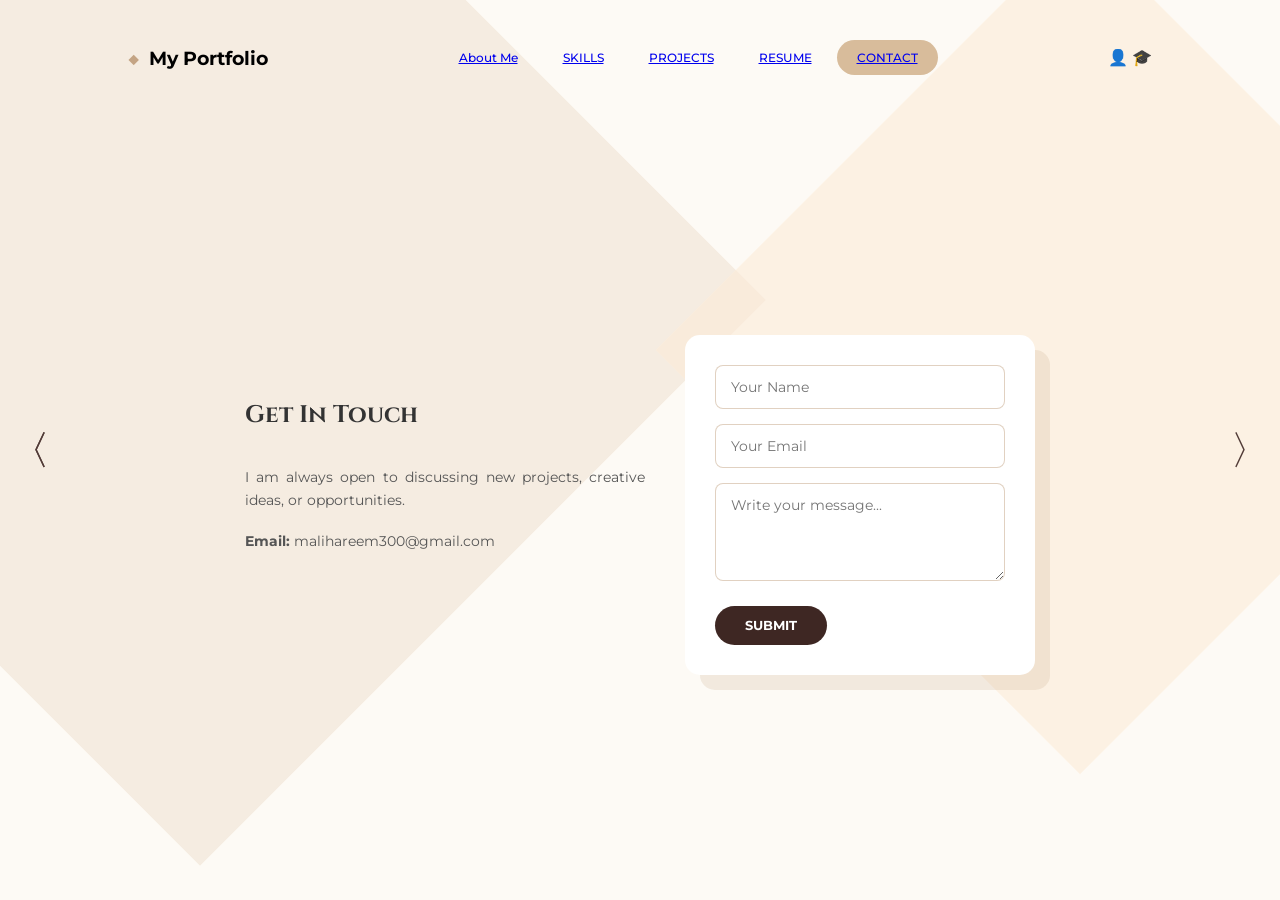
<file: contact.html>
<!DOCTYPE html>
<html lang="en">
<head>
    <meta charset="UTF-8">

    <meta name="viewport" content="width=device-width, initial-scale=1.0">
    <link href="https://fonts.googleapis.com/css2?family=Cinzel:wght@700&family=Montserrat:wght@400;700&display=swap" rel="stylesheet">
    <link rel="stylesheet" href="style.css">
    <title>Contact Me</title>
</head>
<body class="color-bg"> <div class="bg-shape-1"></div>
    <div class="bg-shape-2"></div>

    <a href="resume.html" class="jump-arrow left-arrow">〈</a>
        <a href="index.html" class="jump-arrow right-arrow">〉</a>

    <nav>
        <div class="logo"><span class="diamond-icon">◆</span> My Portfolio</div>
        <ul class="nav-links">
            <li><a href="index.html">About Me</a></li>
            <li><a href="skills.html">SKILLS</a></li>
            <li><a href="projects.html">PROJECTS</a></li>
            <li><a href="resume.html">RESUME</a></li>
            <li class="active"><a href="contact.html">CONTACT</a></li>
        </ul>
        <div class="nav-icons">
            <span class="user">👤</span>
            <span class="university">🎓</span>
        
          
        </div>
    </nav>

    <a href="projects.html" class="jump-arrow left-arrow">〈</a>

   <main class="hero-container contact-layout-fix">
    <section class="content">
        <h1>Get In Touch</h1>
        <p>I am always open to discussing new projects, creative ideas, or opportunities.</p>
        
        <div class="contact-details">
            <p><strong>Email:</strong> malihareem300@gmail.com</p>
        </div>
    </section>

    <section class="image-area">
         <form action="https://formspree.io/f/mwvrplkw" method="POST" class="contact-form">
            
            <input type="text" name="name" placeholder="Your Name" required>
            <input type="email" name="email" placeholder="Your Email" required>
            <textarea name="message" placeholder="Write your message..." rows="4" required></textarea>
            
            <button type="submit" class="btn-dark">SUBMIT</button>
         </form>
    </section>
</main>

</body>
</html>
</file>
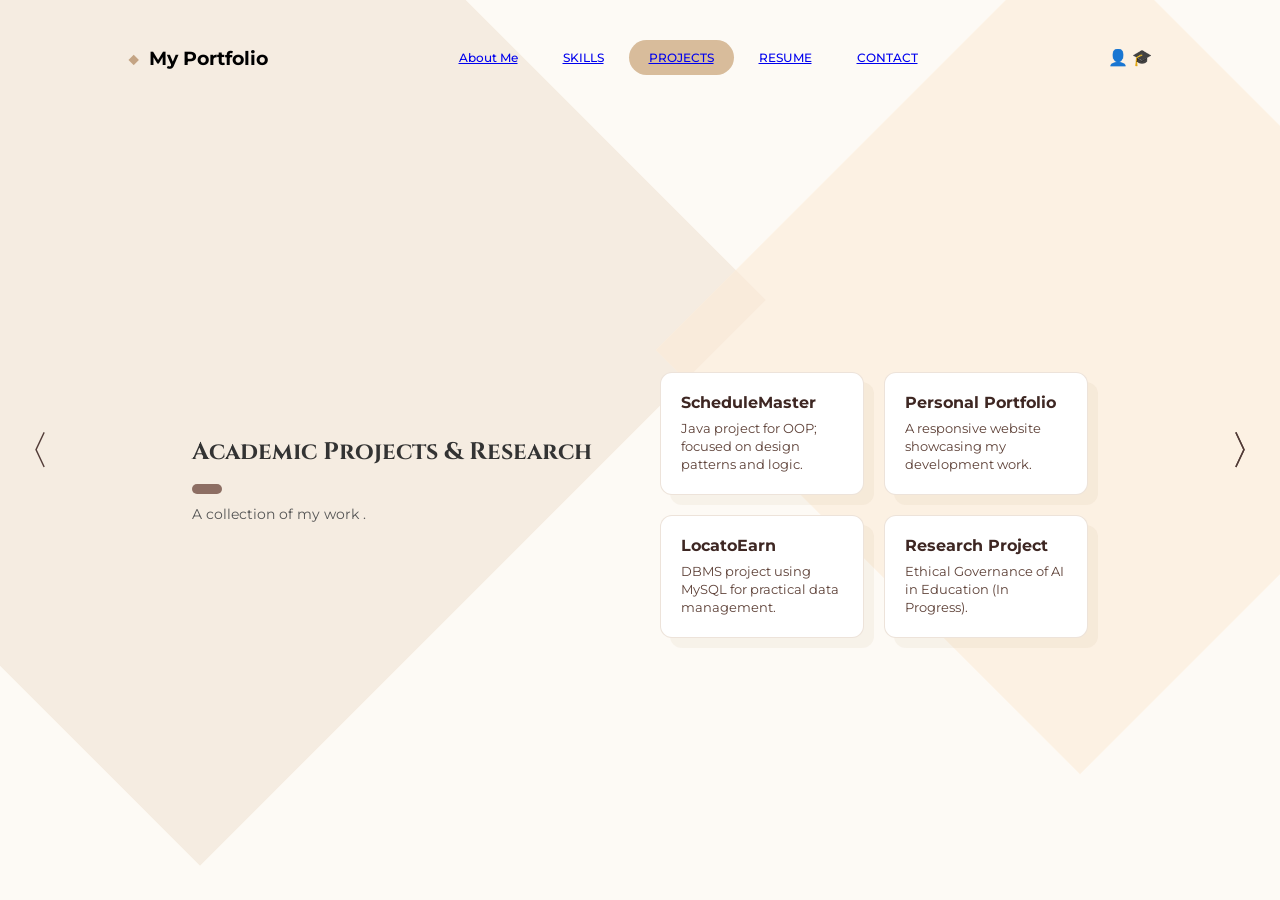
<file: projects.html>
<!DOCTYPE html>
<html lang="en">
<head>
    <meta charset="UTF-8">
    <meta name="viewport" content="width=device-width, initial-scale=1.0">
  
    <link href="https://fonts.googleapis.com/css2?family=Cinzel:wght@700&family=Montserrat:wght@400;700&display=swap" rel="stylesheet">
    <link rel="stylesheet" href="style.css">
    <title>Projects - Portfolio</title>
</head>
<body class="color-bg"> <div class="bg-shape-1"></div>
    <div class="bg-shape-2"></div>
    
    <a href="skills.html" class="jump-arrow left-arrow">〈</a>
     <a href="resume.html" class="jump-arrow right-arrow">〉</a>
     
    <nav>
        <div class="logo"><span class="diamond-icon">◆</span> My Portfolio</div>
        <ul class="nav-links">
            <li><a href="index.html">About Me</a></li>
            <li><a href="skills.html">SKILLS</a></li>
            <li class="active"><a href="projects.html">PROJECTS</a></li>
            <li><a href="resume.html">RESUME</a></li>
            <li><a href="contact.html">CONTACT</a></li>
        </ul>
        <div class="nav-icons">
            <span class="user">👤</span>
            <span class="university">🎓</span>
        
          
        </div>
    </nav>


    <section class="full-page">
        <div class="hero-container projects-layout">
            <div class="content">
                <div class="skill-pill"></div>
                <h1>Academic Projects & Research</h1>
                <p>A collection of my work .</p>
            </div>

            <div class="image-area">
                <div class="projects-display">
                    <div class="project-box">
                        <h3>ScheduleMaster</h3>
                        <p>Java project for OOP; focused on design patterns and logic.</p>
                    </div>
                    <div class="project-box">
                        <h3>Personal Portfolio</h3>
                        <p>A responsive website showcasing my development work.</p>
                    </div>
                    <div class="project-box">
                        <h3>LocatoEarn</h3>
                        <p>DBMS project using MySQL for practical data management.</p>
                    </div>
                    <div class="project-box">
                        <h3>Research Project</h3>
                        <p>Ethical Governance of AI in Education (In Progress).</p>
                    </div>
                </div>
            </div>
        </div>
    </section>

    <a href="resume.html" class="jump-arrow right-arrow">〉</a>
</body>
</html>
</file>
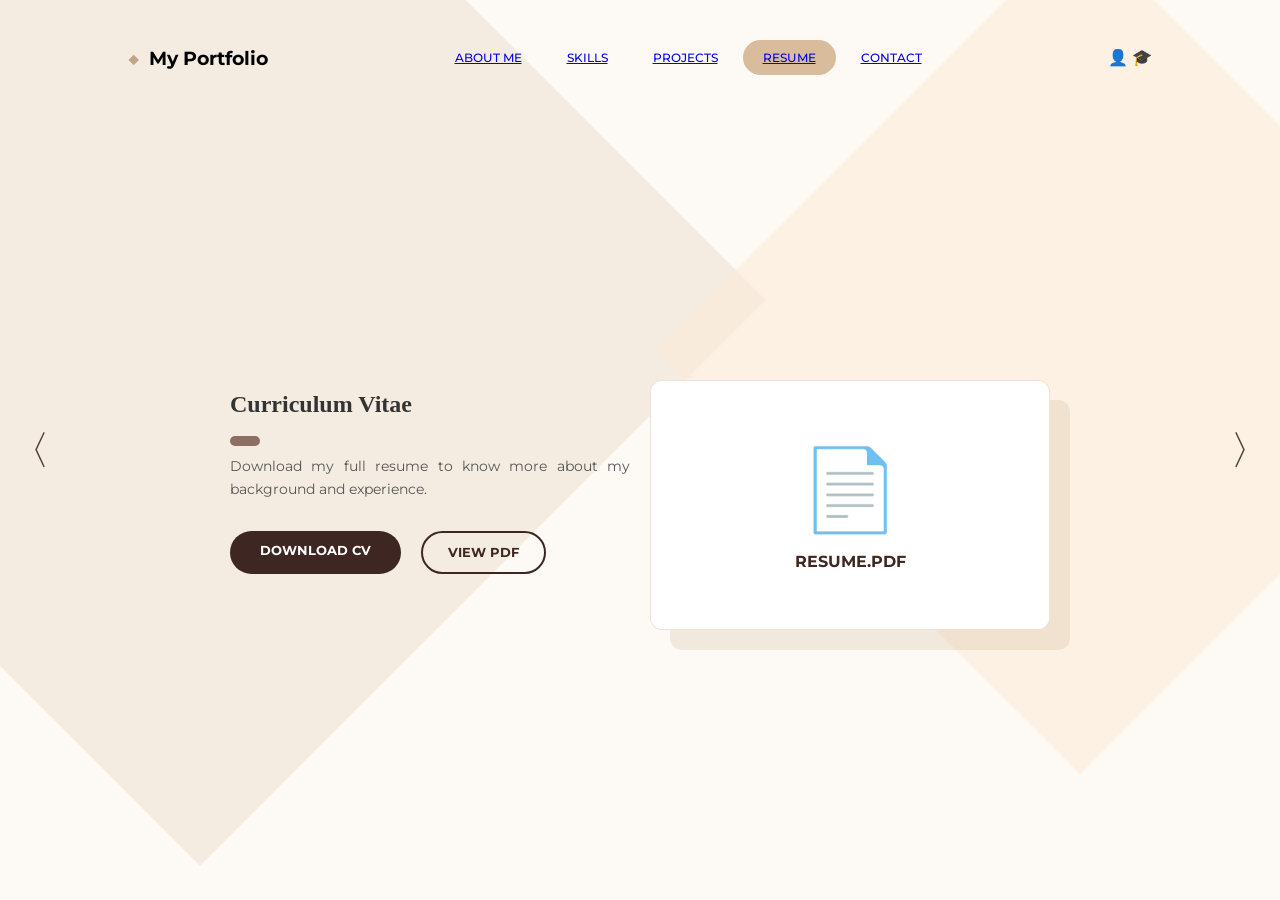
<file: resume.html>
<!DOCTYPE html>
<html lang="en">
<head>
    <meta charset="UTF-8">
    <meta name="viewport" content="width=device-width, initial-scale=1.0">
    <title>My Resume</title>
    <link rel="stylesheet" href="style.css">

    <link href="https://fonts.googleapis.com/css2?family=Montserrat:wght@300;500;700&display=swap" rel="stylesheet">
</head>

   
<body class="color-bg"> <div class="bg-shape-1"></div>
    <div class="bg-shape-2"></div>
    

    <a href="projects.html" class="jump-arrow left-arrow">〈</a>
     <a href="contact.html" class="jump-arrow right-arrow">〉</a>

    <nav>
        <div class="logo"><span class="diamond-icon">◆</span> My Portfolio</div>
        <ul class="nav-links">
            <li><a href="index.html">ABOUT ME</a></li>
            <li><a href="skills.html">SKILLS</a></li>
            <li><a href="projects.html">PROJECTS</a></li>
            <li class="active"><a href="resume.html">RESUME</a></li>
            <li><a href="contact.html">CONTACT</a></li>
        </ul>
        <div class="nav-icons">
            <span class="user">👤</span>
            <span class="university">🎓</span>
        
          
        </div>
    </nav>


    <main class="hero-container resume-page-fix">
        <section class="content">
            <div class="skill-pill"></div>
            <h1>Curriculum Vitae</h1> <p>Download my full resume to know more about my background and experience.</p>
            
            <div class="cta-buttons">
                <a href="resume.pdf" class="btn-dark" download>DOWNLOAD CV</a>
                <a href="resume.pdf" target="_blank" class="btn-outline">VIEW PDF</a>
            </div>
        </section>

        <section class="image-area">
            <div class="resume-preview-box">
                <span style="font-size: 5rem;">📄</span>
                <p style="margin-top:15px; font-weight:bold; color:#3e2723;">RESUME.PDF</p>
            </div>
        </section>
    </main>

</body>
</html>
</file>
<file: style.css>
* {
    margin: 0;
    padding: 0;
    box-sizing: border-box;
    font-family: 'Montserrat', sans-serif;
}

body {
    background-color: #fdfaf7; 
    overflow-x: hidden;
    height: 100vh;
    width : 100vw;
    overflow: hidden;
    font-family: 'Montserrat', sans-serif;
}


.bg-shape-1 {
    position: absolute;
    width: 800px;
    height: 800px;
    background-color: #f5ece1;
    transform: rotate(45deg);
    top: -100px;
    left: -200px;
    z-index: -2;
}

.bg-shape-2 {
    position: absolute;
    width: 600px;
    height: 600px;
    background-color: #fcebd7;
    transform: rotate(45deg);
    top: 50px;
    right: -100px;
    z-index: -1;
    opacity: 0.6;
}


nav {
    display: flex;
    justify-content: space-between;
    align-items: center;
    padding: 40px 10%;
}

.logo {
    font-weight: 700;
    font-size: 1.2rem;
    display: flex;
    align-items: center;
    gap: 10px;
}

.diamond-icon { color: #c4a484; }

.nav-links {
    display: flex;
    list-style: none;
    gap: 5px;
}

.nav-links li {
    padding: 10px 20px;
    font-size: 0.75rem;
    font-weight: 500;
    cursor: pointer;
}

.nav-links li.active {
    background-color: #d8bc9b;
    border-radius: 25px;
    color: #4a3728;
}

/* --- Hero Layout --- */
.hero-container {
    display: flex;
    align-items: center;
    justify-content: center;
    gap: 20px;
    padding: 0 10%;
    min-height: calc(100vh - 120px);
    position: relative;

}

.content {
    max-width: 450px;
}

.content h1 {
    font-size: 3.4 rem;
    color: #333;
    text-align: left;
    line-height: 1.1;
    margin-top: -55px;
    margin-bottom: 20px;
    font-family: cinzel, serif;

}

.content p {
    text-align: justify;
    color: #555;
    max-width: 500px;
    font-size: 0.9rem;
    margin-top: 18px;
    line-height: 1.6;
}


.btn-group {
    display: flex;
    gap: 20px;
}

button {
    padding: 15px 35px;
    border-radius: 30px;
    border: none;
    font-weight: 700;
    font-size: 0.8rem;
    cursor: pointer;
    transition: 0.3s ease;
}

.btn-dark {
    background-color: #6d5843;
    color: white;
}

.btn-brown {
    background-color: #9c7b5d;
    color: white;
}


.hero-container {
    display: flex;
    align-items: center;
    justify-content: space-between;
    padding: 0 10%;
    height: 80vh; 
    gap: 100px;    
}


.content {
    flex: 1; 
    min-width: 400px; 
    z-index: 10;
}


.image-wrapper img {

    width: 450px;       
    height: 320px;      
    object-fit: cover; 

    margin-top: -80px; 


    border-radius: 4px;

    box-shadow: 20px 20px 60px rgba(0,0,0,0.1);
    
    position: relative;
    z-index: 5;
}


.image-area {
    flex: 1;
    display: flex;
    justify-content: center;
    align-items: center;
    overflow: visible; 
}

.arrow {
    position: absolute;
    top: 50%;
    transform: translateY(-50%);
    font-size: 1.5rem;
    color: #999;
    cursor: pointer;
}

.left-arrow { left: 5%; }
.right-arrow { right: 5%; }

.content {
    max-width: 500px;
    display: flex;
    flex-direction: column; 
    align-items: flex-start;
    text-align: left;
}
.social-group {
    display: flex;
    gap: 15px;
    margin-top: 30px;
    margin-left: 100px;
}

.social-icon {
    width: 40px;
    height: 40px;
    background-color: #6d5843; 
    color: white;
    text-decoration: none;
    border-radius: 50%; 
    display: flex;
    align-items: center;
    justify-content: center;
    font-weight: 700;
    font-size: 0.7rem;
    transition: all 0.3s ease;
    box-shadow: 0 4px 10px rgba(109, 88, 67, 0.2);
}


.social-icon:hover {
    transform: translateY(-5px); 
    background-color: #9c7b5d; 
    box-shadow: 0 8px 15px rgba(109, 88, 67, 0.3);
}

.icon-label {
    letter-spacing: 0;
}


.github:hover { background-color: #333; }
.facebook:hover { background-color: #1877f2; }
.email:hover { background-color: #ea4335; }
.instagram:hover { background-color: #e4405f; }



.section-content {
    text-align: center;
    max-width: 800px;
}

.section-content h1 {
    font-family: 'Cinzel', serif;
    font-size: 3rem;
    margin-bottom: 40px;
    color: #4a3728;
}


.absolute-center-container {
    position: absolute;
    top: 50%;
    left: 50%;
    transform: translate(-50%, -50%); 
    width: 90%;
    max-width: 1000px;
    display: flex;
    flex-direction: column;
    align-items: center;
    text-align: center;
}


.skills-master-wrapper {
    position: absolute;
    top: 50%;
    left: 50%;
    transform: translate(-50%, -50%); 
    width: 90%;
    max-width: 1000px;
    display: flex;
    flex-direction: column;
    align-items: center; 
}

.skills-main-title {
    font-size: 2.5rem;
    margin-bottom: 40px;
    color: #3e2723;
    text-align: center;
}

.skills-split-layout {
    display: flex;
    justify-content: center;
    align-items: flex-start;
    gap: 60px;
    width: 100%;
}

.left-box {
    margin-left: 100px;  
    text-align: right;   
    display: flex;
    flex-direction: column;
    align-items: flex-end; 
}
.skills-side-box {
    flex: 1;
    display: flex;
    flex-direction: column;
    align-items: flex-start; 
    gap: 40%;
}

.skills-vertical-line {
    width: 1px;
    height: 250px;

    background-color: rgba(62, 39, 35, 0.2);
    margin-right: 100px; 
    align-self: center; 
}


.clean-skill-list {
    list-style: none;
    padding: 0;
    margin-top: 15px;
}

.clean-skill-list li {
    margin-bottom: 12px;
    font-size: 1rem;
    color: #5d4037;
    position: relative;
    padding-left: 20px;
    white-space: nowrap; 
}

.clean-skill-list li::before {
    content: "◆"; 
    color: #C4A484;
    position: absolute;
    left: 0;
    font-size: 0.8rem;
}


.skill-pill {
    background-color: #8d6e63;
    color: white;
    padding: 5px 15px;
    border-radius: 20px;
    font-size: 0.75rem;
    font-weight: bold;
    letter-spacing: 1px;
}

.color-bg {
    background-color: #fdfaf5;
    margin: 0;
    overflow: hidden;
}


.projects-layout {
    display: flex;
    align-items: center;
    justify-content: center;
    gap: 40px;
    width: 90%;
    max-width: 1200px;
    margin: 0 auto;
}


.projects-display {
    display: grid;
    grid-template-columns: 1fr 1fr; 
    gap: 20px;
    width: 100%;
}

.project-box {
    background: white;
    padding: 20px;
    border-radius: 12px;
    border: 1px solid rgba(196, 164, 132, 0.3);
    box-shadow: 10px 10px 0px rgba(196, 164, 132, 0.1);
    transition: 0.3s;
    text-align: left;
}

.project-box:hover {
    transform: translateY(-5px);
    box-shadow: 15px 15px 0px rgba(196, 164, 132, 0.2);
}

.project-box h3 {
    font-size: 1rem;
    color: #3e2723;
    margin-bottom: 8px;
}

.project-box p {
    font-size: 0.8rem;
    color: #5d4037;
    line-height: 1.4;
}

/* Arrow Fixes */


.jump-arrow {
    position: fixed; 
    top: 50%;
    transform: translateY(-50%);
    font-size: 2.5rem;
    color: #513b37;
    text-decoration: none;
    z-index: 9999; 
    width: 20px;
    height: 40px;
    display: flex;
    align-items: center;
    justify-content: center;
    transition: 0.3s ease;
}

.jump-arrow:hover {
    color: #C4A484;
    transform: translateY(-50%) scale(1.2);
}


.left-arrow {
    left: 20px;
    right: auto;
}

.right-arrow {
    right: 20px;
    left: auto;
}


.hero-container, .section-content {
    position: relative;
    z-index: 100; 
}

.btn-dark {
    background-color: #3e2723;
    color: white;
    padding: 12px 30px;
    border-radius: 25px;
    text-decoration: none;
    font-weight: bold;
    font-size: 0.8rem;
    transition: 0.3s;
}

.btn-outline {
    border: 2px solid #3e2723;
    color: #3e2723;
    padding: 10px 28px;
    border-radius: 25px;
    text-decoration: none;
    font-weight: bold;
    font-size: 0.8rem;
    transition: 0.3s;
}

.btn-dark:hover { background-color: #C4A484; }


.resume-preview-box {
    width: 450px;
    height: 250px;
    background: white;
    display: flex;
    flex-direction: column;
    align-items: center;
    justify-content: center;
    border: 1px solid rgba(196, 164, 132, 0.3);
    box-shadow: 20px 20px 0px rgba(196, 164, 132, 0.2); 
    border-radius: 12px;
}

.resume-layout {
    gap: 10px !important; 
}

.resume-page-fix {
    justify-content: center !important; 
    gap: 20px !important;             
}


.resume-page-fix .content, 
.resume-page-fix .image-area {
    flex: 0 1 auto !important; 
    width: auto !important;
    max-width: 400px;       
    margin: 0 !important;    
}


.resume-page-fix .content {
    max-width: 350px; 
}


.cta-buttons {
    margin-top: 30px;
    display: flex;
    gap: 20px;
}

.btn-outline {
    border: 2px solid #3e2723;
    color: #3e2723;
    padding: 12px 25px;
    border-radius: 25px;
    text-decoration: none;
    font-weight: bold;
    font-size: 0.8rem;
    transition: 0.3s;
}

.btn-outline:hover {
    background-color: #3e2723;
    color: white;
}

.contact-form {
    display: flex;
    flex-direction: column;
    gap: 15px;
    width: 100%;
    max-width: 400px;
    background: white;
    padding: 30px;
    border-radius: 15px;
    box-shadow: 15px 15px 0px rgba(196, 164, 132, 0.2);
}

.contact-form input, 
.contact-form textarea {
    width: 100%;
    padding: 12px 15px;
    border: 1px solid rgba(196, 164, 132, 0.5); 
    border-radius: 8px;
    font-family: 'Montserrat', sans-serif;
    font-size: 0.9rem;
    outline: none;
    transition: 0.3s;
}

.contact-form input:focus, 
.contact-form textarea:focus {
    border-color: #3e2723; 
}

.contact-form .btn-dark {
    align-self: flex-start;
    border: none;
    cursor: pointer;
    margin-top: 10px;
}


.image-area {
    display: flex;
    justify-content: center;
    align-items: center;
}




.contact-layout-fix { 
    display: flex !important;
    justify-content: center !important;
    align-items: center !important;
    gap: 40px !important;              
    width: 100%;
    padding: 0 5%;
}


.contact-layout-fix .content {
    flex: 0 1 auto !important;       
    text-align: left;
    max-width: 400px;                  
    margin: 0 !important;
}


.contact-layout-fix .image-area {
    flex: 0 1 auto !important;        
    margin: 0 !important;
    display: flex;
    justify-content: center;
}


.contact-form {
    width: 350px;  
           
   }
@media (max-width: 1024px) {
    body, html {
        height: auto !important;
        overflow: auto !important;
        overflow-x: hidden !important;
    }

    .hero-container, 
    .skills-split-layout, 
    .contact-layout-fix, 
    .projects-layout,
    .resume-page-fix,
    .skills-master-wrapper {
        display: flex !important;
        flex-direction: column !important;
        justify-content: flex-start !important;
        align-items: center !important;
        padding: 100px 5% 50px 5% !important;
        height: auto !important;
        position: static !important;
        transform: none !important;
        gap: 50px !important;
        width: 100% !important;
    }
     .skills-split-layout {
        display: flex !important;
        flex-direction: column !important;
        gap: 30px !important;
        width: 100% !important;
        align-items: center !important;
    }

    .content, .image-area, .skills-side-box, .left-box {
        max-width: 100% !important;
        min-width: 100% !important;
        text-align: center !important;
        align-items: center !important;
        margin: 0 !important;
    }

    .content h1 {
        font-size: 2.2rem !important;
        text-align: center !important;
        margin-top: 0 !important;
    }

    .content p {
        text-align: center !important;
        margin: 20px auto !important;
    }

    .image-wrapper img, 
    .resume-preview-box, 
    .contact-form {
        width: 90% !important;
        max-width: 350px !important;
        height: auto !important;
        margin-top: 0 !important;
    }

    .projects-display {
        grid-template-columns: 1fr !important;
    }

    .skills-vertical-line, .bg-shape-1, .bg-shape-2 {
        display: none !important;
    }

    .social-group {
        justify-content: center !important;
        margin-left: 0 !important;
    }

     nav {
        position: relative !important;
        z-index: 1000 !important;
        background-color: #fdfaf7; 
    }


    .nav-links {
        flex-wrap: wrap !important;
        justify-content: center !important;
        gap: 5px !important;
    }
    .skills-main-title {
        margin-bottom: 20px !important;
        font-size: 2rem !important;
    }
    .absolute-center-container {
        position: relative !important;
        top: 0 !important;
        left: 0 !important;
        transform: none !important;
        width: 100% !important;
        margin-top: 40px !important; 
        display: flex !important;
        flex-direction: column !important;
        align-items: center !important;
    }


    .jump-arrow {
        top: auto !important;
        bottom: 20px !important;
        transform: none !important;
        z-index: 2000 !important;
    }
}
</file>
